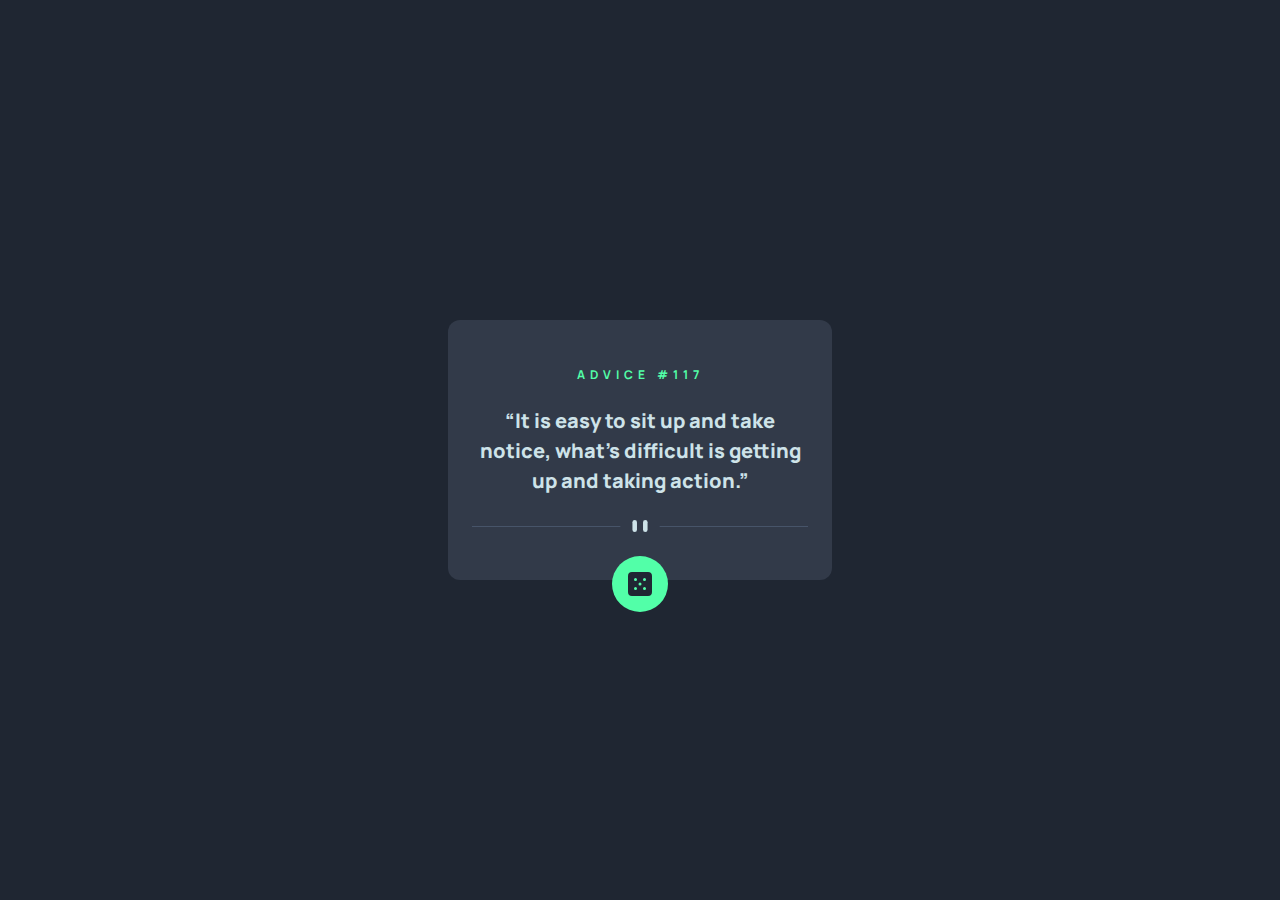
<file: advice-generator-app-main/index.html>
<!DOCTYPE html>
<html lang="en">
  <head>
    <meta charset="UTF-8" />
    <meta name="viewport" content="width=device-width, initial-scale=1.0" />
    <link rel="preconnect" href="https://fonts.googleapis.com" />
    <link rel="preconnect" href="https://fonts.gstatic.com" crossorigin />
    <link
      href="https://fonts.googleapis.com/css2?family=Manrope:wght@200..800&display=swap"
      rel="stylesheet"
    />
    <link
      rel="icon"
      type="image/png"
      sizes="32x32"
      href="./images/favicon-32x32.png"
    />
    <link rel="stylesheet" href="style.css" />
    <title>Frontend Mentor | Advice generator app</title>
  </head>
  <body>
    <main>
      <div class="card">
        
        <h1 class="header">Advice #117</h1>
        <q class="quote"
          >It is easy to sit up and take notice, what's difficult is getting up
          and taking action.</q
        >
        <picture>
          <source
            srcset="images/pattern-divider-mobile.svg"
            media="(max-width:375px)"
            alt="pattern divider"
          />
          <img src="images/pattern-divider-desktop.svg" alt="pattern divider" />
        </picture>
        <picture class="dice">
          <img src="images/icon-dice.svg" alt="dice image" />
        </picture>
      </div>
    </main>
  </body>
</html>
</file>
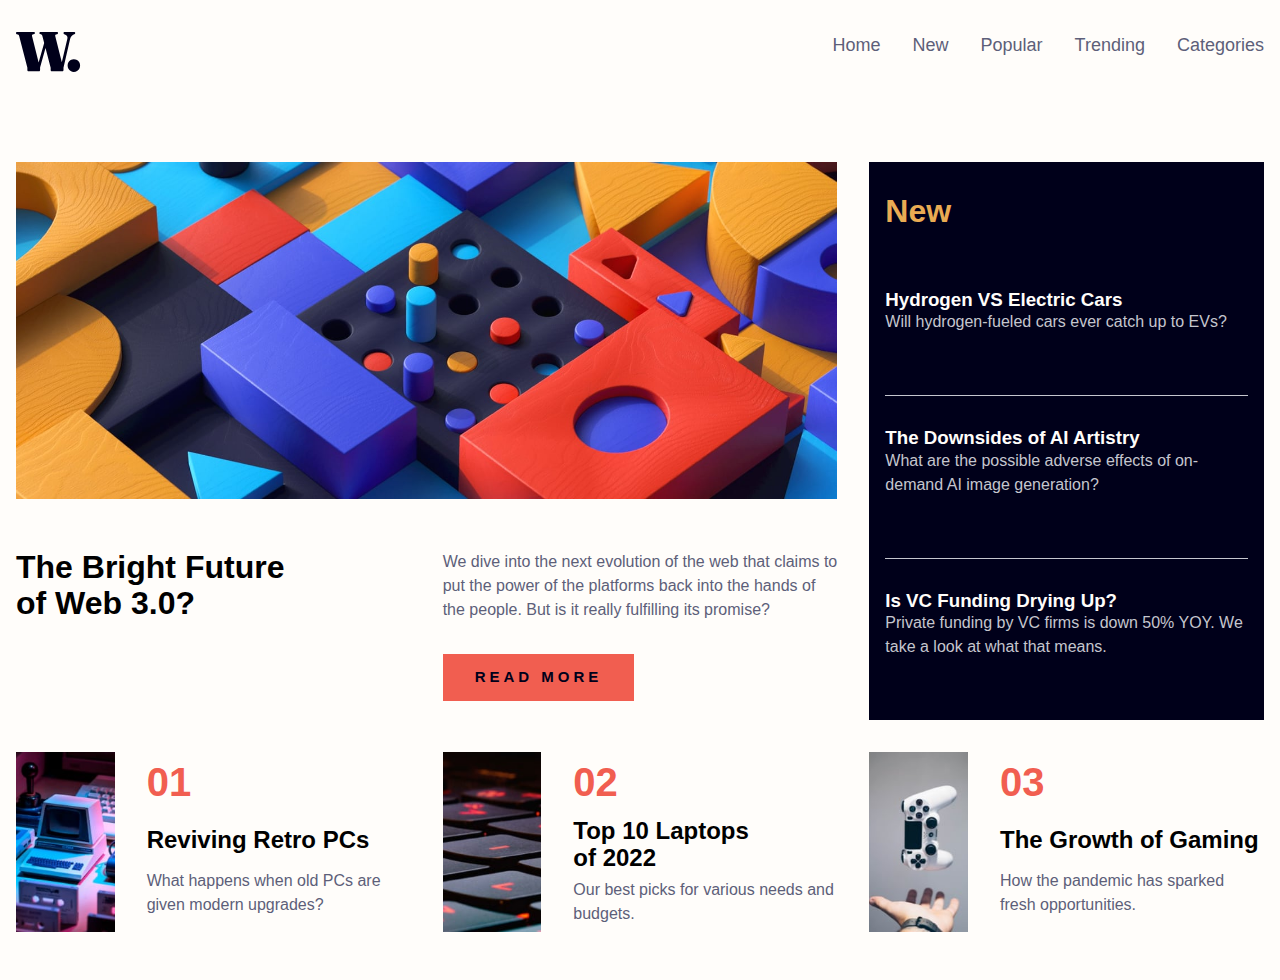
<file: news-homepage-main/index.html>
<!DOCTYPE html>
<html lang="en">
  <head>
    <meta charset="UTF-8" />
    <meta name="viewport" content="width=device-width, initial-scale=1.0" />
    <link
      rel="icon"
      type="image/png"
      sizes="32x32"
      href="./assets/images/favicon-32x32.png"
    />
    <link rel="stylesheet" href="style.css" />
    <script src="app.js" defer></script>
    <title>Frontend Mentor | News homepage</title>
  </head>
  <body>
    <header>
      <nav>
        <img src="./assets/images/logo.svg" class="logo" />
        <ul class="nav-list">
          <li><a href="#">Home</a></li>
          <li><a href="#">New</a></li>
          <li><a href="#">Popular</a></li>
          <li><a href="#">Trending</a></li>
          <li><a href="#">Categories</a></li>
        </ul>

        <img src="./assets/images/icon-menu.svg" class="hamburger-menu" />
        <img src="./assets/images/icon-menu-close.svg" class="close-menu" />
        <div class="nav-overlay"></div>
      </nav>
    </header>

    <main>
      <picture class="hero-img">
        <source
          srcset="./assets/images/image-web-3-mobile.jpg"
          media="(max-width: 40rem)"
        />
        <img src="./assets/images/image-web-3-desktop.jpg" />
      </picture>

      <h1>The Bright Future of Web 3.0?</h1>
      <article class="main-content">
        <p>
          We dive into the next evolution of the web that claims to put the
          power of the platforms back into the hands of the people. But is it
          really fulfilling its promise?
        </p>
        <a href="#" class="cta">Read more</a>
      </article>

      <aside>
        <h2>New</h2>

        <div>
          <h3>Hydrogen VS Electric Cars</h3>
          <p>Will hydrogen-fueled cars ever catch up to EVs?</p>
        </div>

        <div>
          <h3>The Downsides of AI Artistry</h3>
          <p>
            What are the possible adverse effects of on-demand AI image
            generation?
          </p>
        </div>

        <div>
          <h3>Is VC Funding Drying Up?</h3>
          <p>
            Private funding by VC firms is down 50% YOY. We take a look at what
            that means.
          </p>
        </div>
      </aside>

      <article class="articles">
        <div>
          <img src="./assets/images/image-retro-pcs.jpg" alt="computer image" />
          <div class="content">
            <span>01</span>
            <h4>Reviving Retro PCs</h4>
            <p>What happens when old PCs are given modern upgrades?</p>
          </div>
        </div>
        <div>
          <img
            src="./assets/images/image-top-laptops.jpg"
            alt="keyboard image"
          />
          <div class="content">
            <span>02</span>
            <h4>Top 10 Laptops of 2022</h4>
            <p>Our best picks for various needs and budgets.</p>
          </div>
        </div>
        <div>
          <img
            src="./assets/images/image-gaming-growth.jpg"
            alt="gaming joystick image"
          />
          <div class="content">
            <span>03</span>
            <h4>The Growth of Gaming</h4>
            <p>How the pandemic has sparked fresh opportunities.</p>
          </div>
        </div>
      </article>
    </main>
  </body>
</html>
</file>
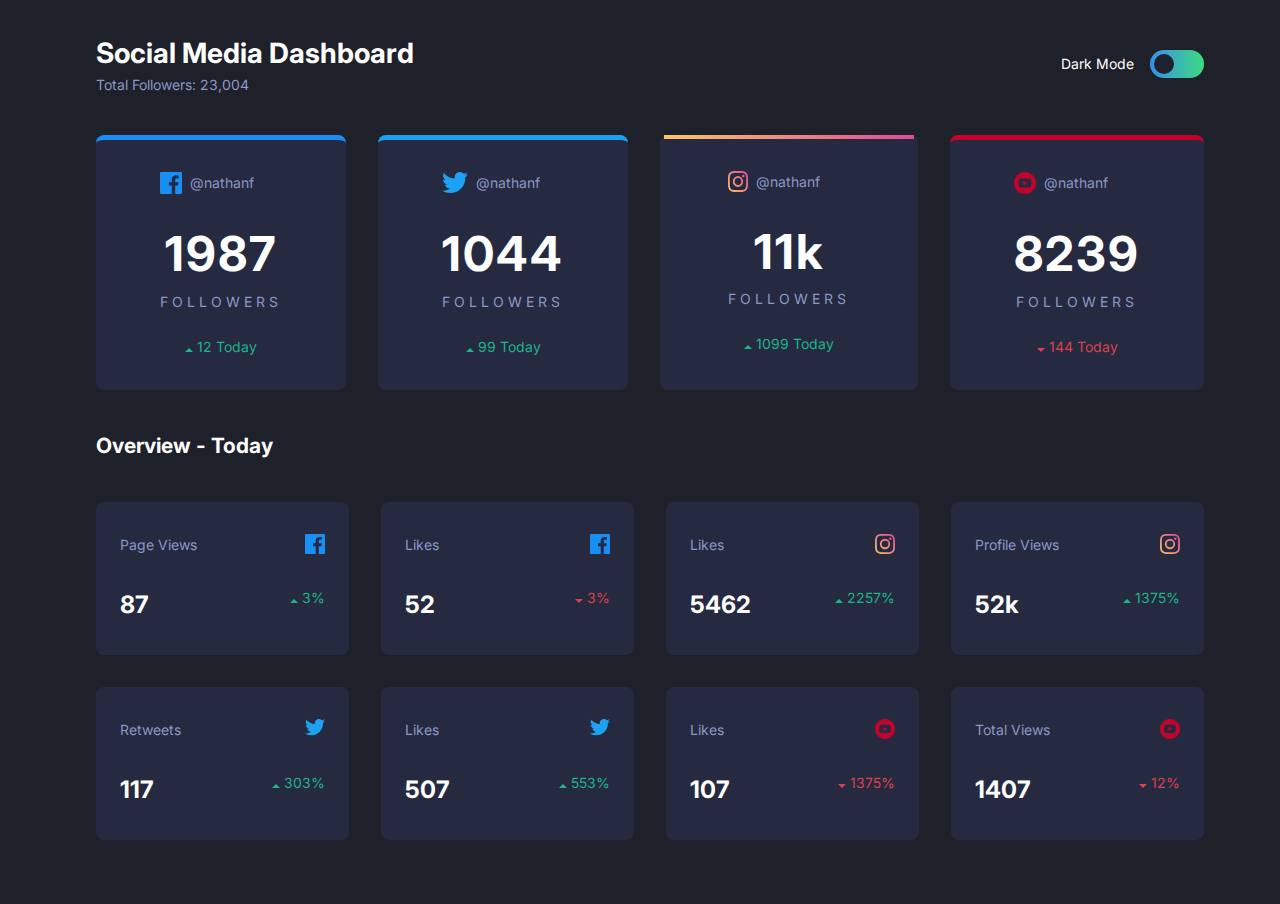
<file: social-media-dashboard-with-theme-switcher-master/index.html>
<!DOCTYPE html>
<html lang="en">
  <head>
    <meta charset="UTF-8" />
    <meta name="viewport" content="width=device-width, initial-scale=1.0" />
    <link
      rel="icon"
      type="image/png"
      sizes="32x32"
      href="./images/favicon-32x32.png"
    />
    <link rel="stylesheet" href="style.css" />
    <script src="app.js" defer></script>
    <title>Frontend Mentor | [Challenge Name Here]</title>
  </head>
  <body>
    <main>
      <div class="card__header">
        <div class="header__info">
          <h1>Social Media Dashboard</h1>
          <p class="subheader">Total Followers: 23,004</p>
        </div>
        <div class="button">
          <span class="dark-mode">Dark Mode</span>
          <div class="toggle">
            <label class="switch" id="checkbox">
              <input type="checkbox" class="checkbox" id="checkbox"/>
              <span class="slider"></span>
            </label>
          </div>
        </div>
      </div>

      <div class="card_box">
        <div class="card">
          <div class="card__data">
            <img src="./images/icon-facebook.svg" alt="" />
            <span>@nathanf</span>
          </div>
          <div class="followers">
            <p>1987</p>
            <p>Followers</p>
          </div>
          <span><img src="./images/icon-up.svg" alt="" />12 Today</span>
        </div>
        <div class="card">
          <div class="card__data">
            <img src="./images/icon-twitter.svg" alt="" />
            <span>@nathanf</span>
          </div>
          <div class="followers">
            <p>1044</p>
            <p>Followers</p>
          </div>
          <span><img src="./images/icon-up.svg" alt="" />99 Today</span>
        </div>
        <div class="card">
          <div class="card__data">
            <img src="./images/icon-instagram.svg" alt="" />
            <span>@nathanf</span>
          </div>
          <div class="followers">
            <p>11k</p>
            <p>Followers</p>
          </div>
          <span><img src="./images/icon-up.svg" alt="" />1099 Today</span>
        </div>
        <div class="card">
          <div class="card__data">
            <img src="./images/icon-youtube.svg" alt="" />
            <span>@nathanf</span>
          </div>
          <div class="followers">
            <p>8239</p>
            <p>Followers</p>
          </div>
          <span><img src="./images/icon-down.svg" alt="" />144 Today</span>
        </div>
      </div>

      <h2>Overview - Today</h2>

      <div class="stat_box">
        <div class="stat">
          <p>Page Views</p>
          <img src="./images/icon-facebook.svg" alt="" />
          <p>87</p>
          <span><img src="./images/icon-up.svg" alt="" />3%</span>
        </div>

        <div class="stat">
          <p>Likes</p>
          <img src="./images/icon-facebook.svg" alt="" />
          <p>52</p>
          <span><img src="./images/icon-down.svg" alt="" />3%</span>
        </div>

        <div class="stat">
          <p>Likes</p>
          <img src="./images/icon-instagram.svg" alt="" />
          <p>5462</p>
          <span><img src="./images/icon-up.svg" alt="" />2257%</span>
        </div>

        <div class="stat">
          <p>Profile Views</p>
          <img src="./images/icon-instagram.svg" alt="" />
          <p>52k</p>
          <span><img src="./images/icon-up.svg" alt="" />1375%</span>
        </div>

        <div class="stat">
          <p>Retweets</p>
          <img src="./images/icon-twitter.svg" alt="" />
          <p>117</p>
          <span><img src="./images/icon-up.svg" alt="" />303%</span>
        </div>

        <div class="stat">
          <p>Likes</p>
          <img src="./images/icon-twitter.svg" alt="" />
          <p>507</p>
          <span><img src="./images/icon-up.svg" alt="" />553%</span>
        </div>

        <div class="stat">
          <p>Likes</p>
          <img src="./images/icon-youtube.svg" alt="" />
          <p>107</p>
          <span><img src="./images/icon-down.svg" alt="" />1375%</span>
        </div>

        <div class="stat">
          <p>Total Views</p>
          <img src="./images/icon-youtube.svg" alt="" />
          <p>1407</p>
          <span><img src="./images/icon-down.svg" alt="" />12%</span>
        </div>
      </div>
    </main>
  </body>
</html>
</file>
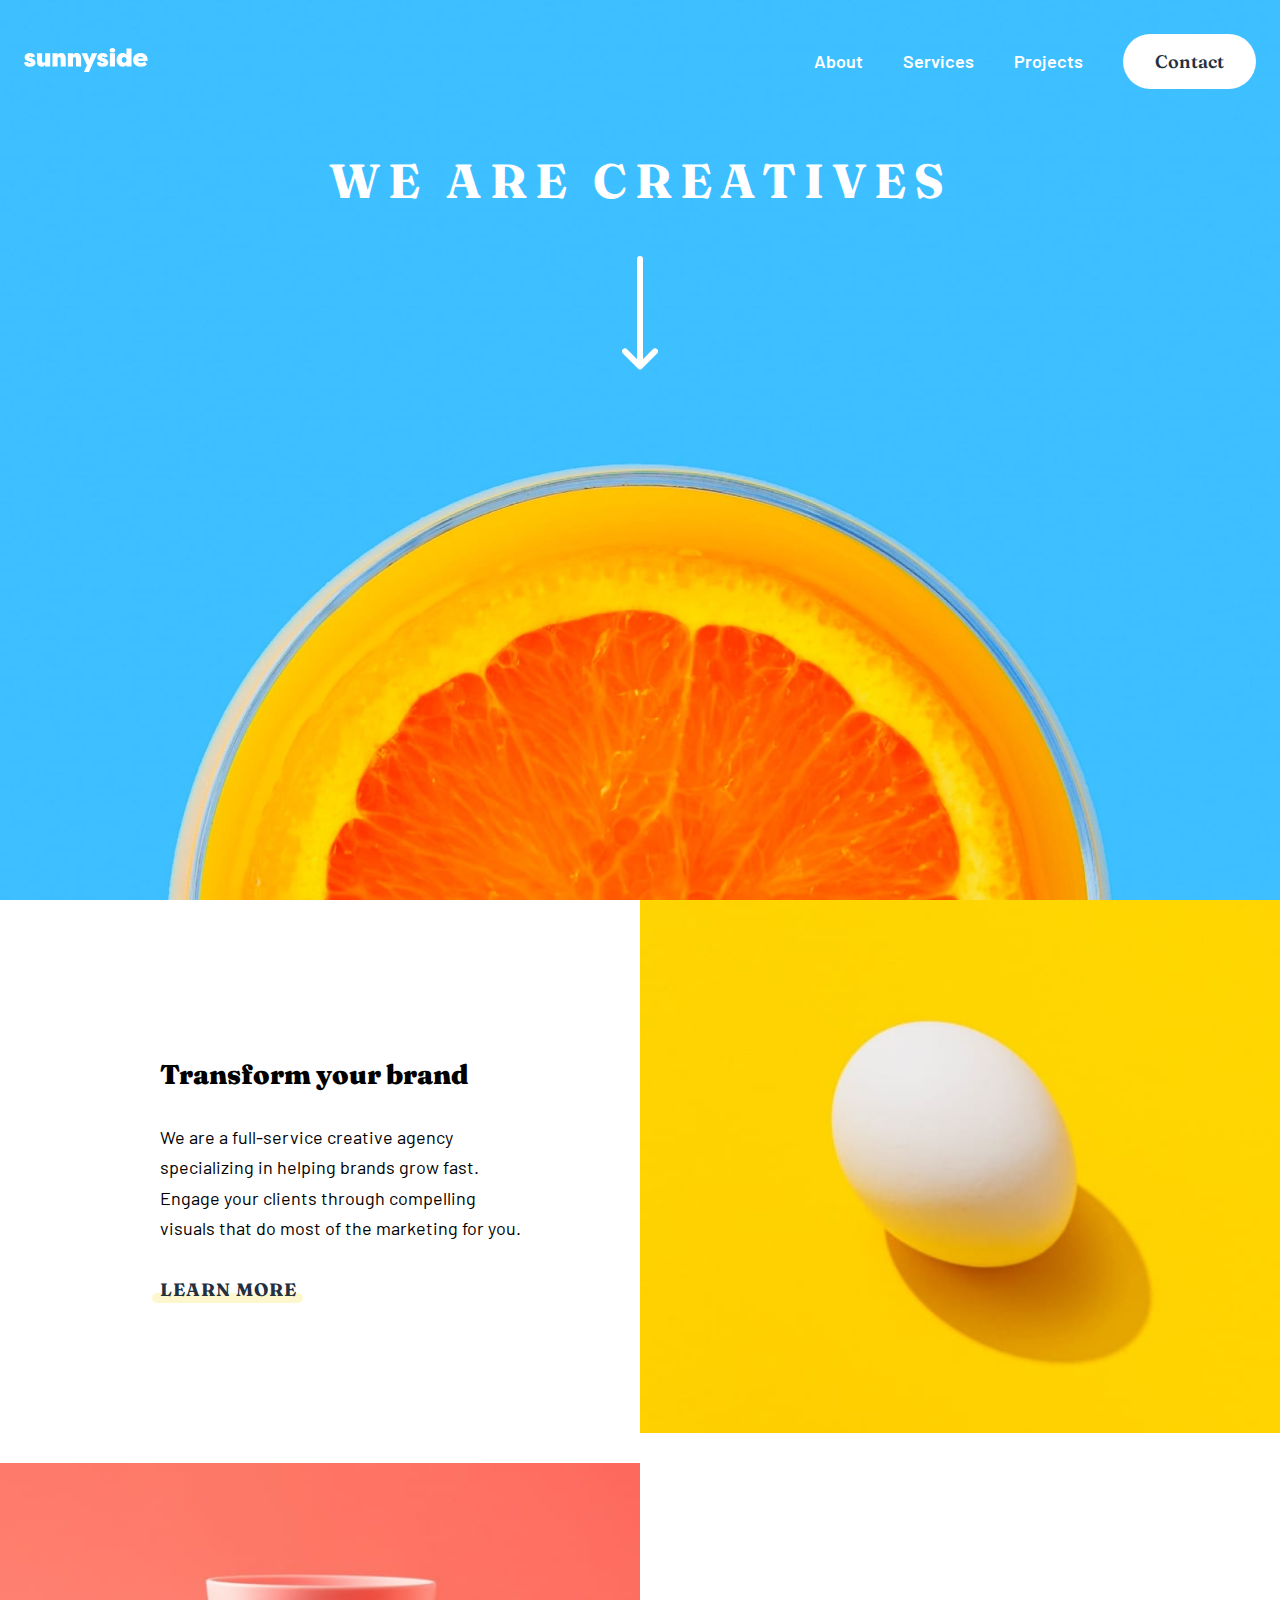
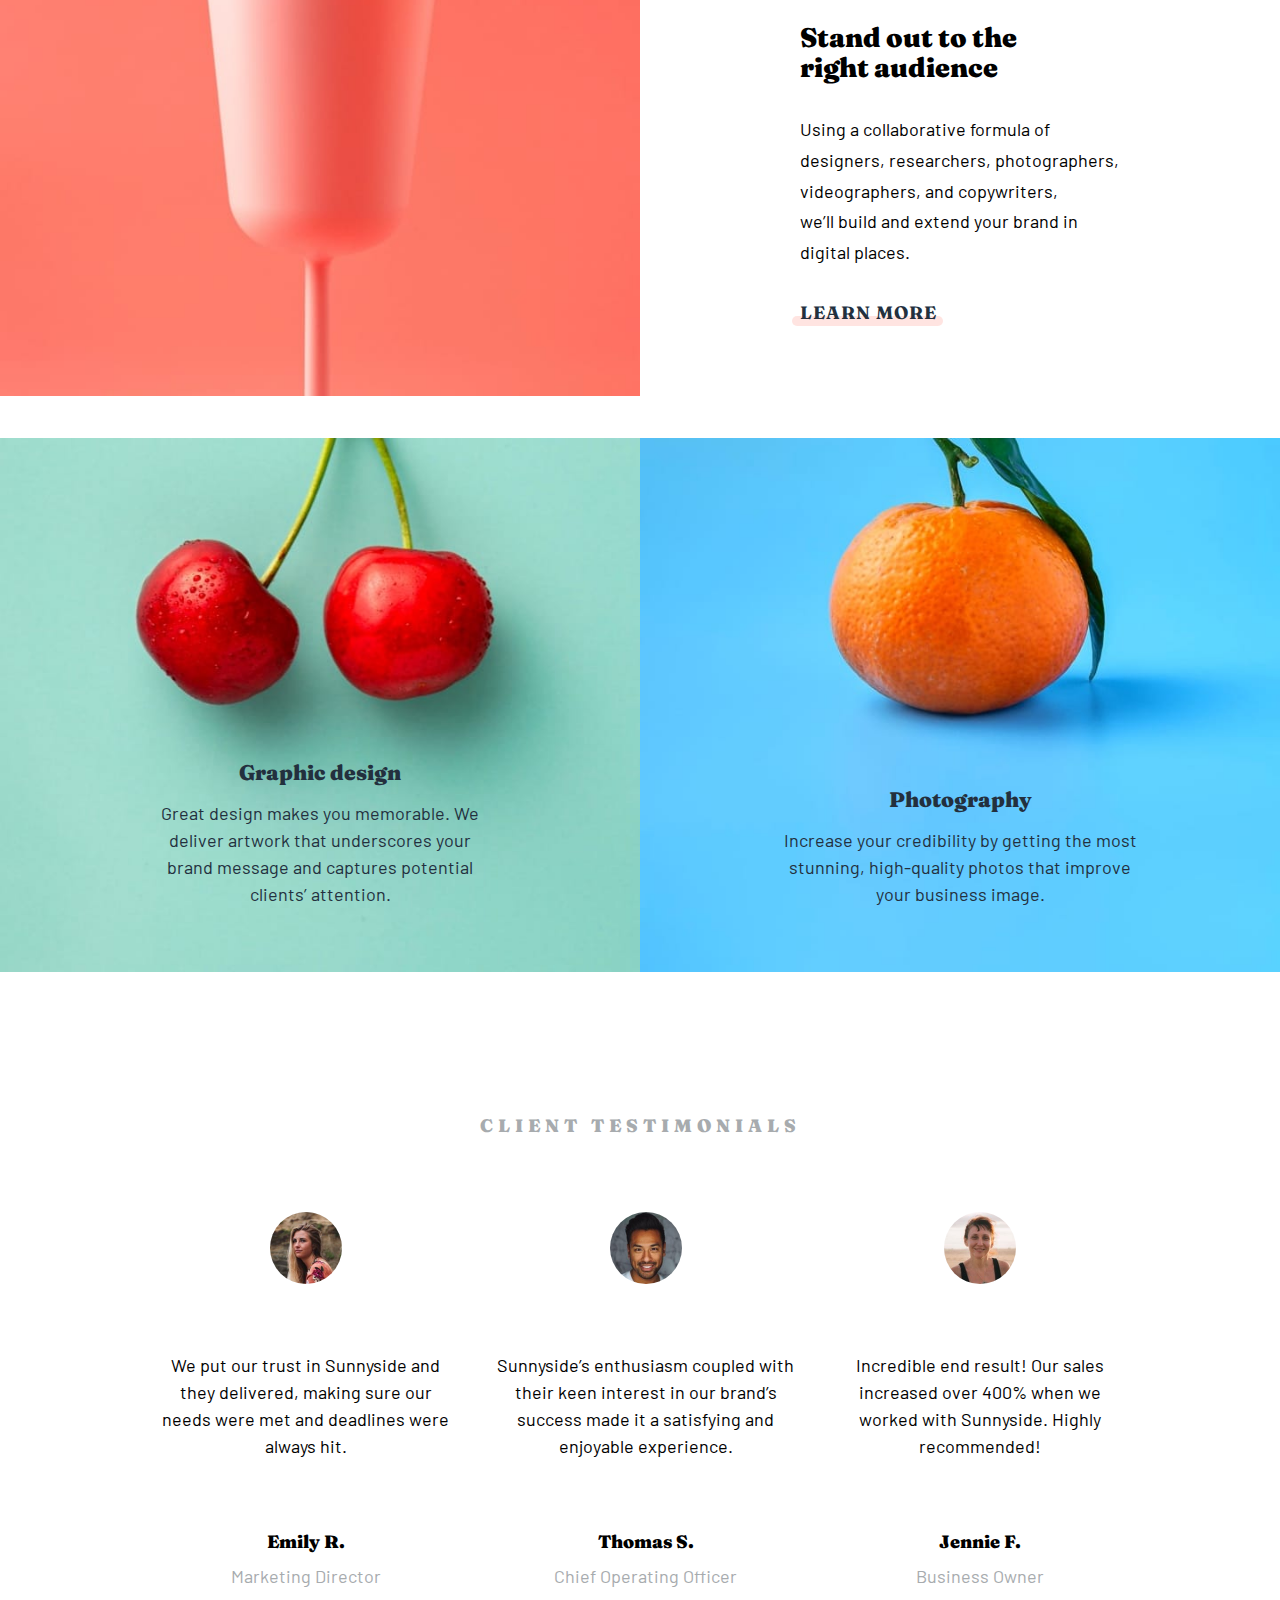
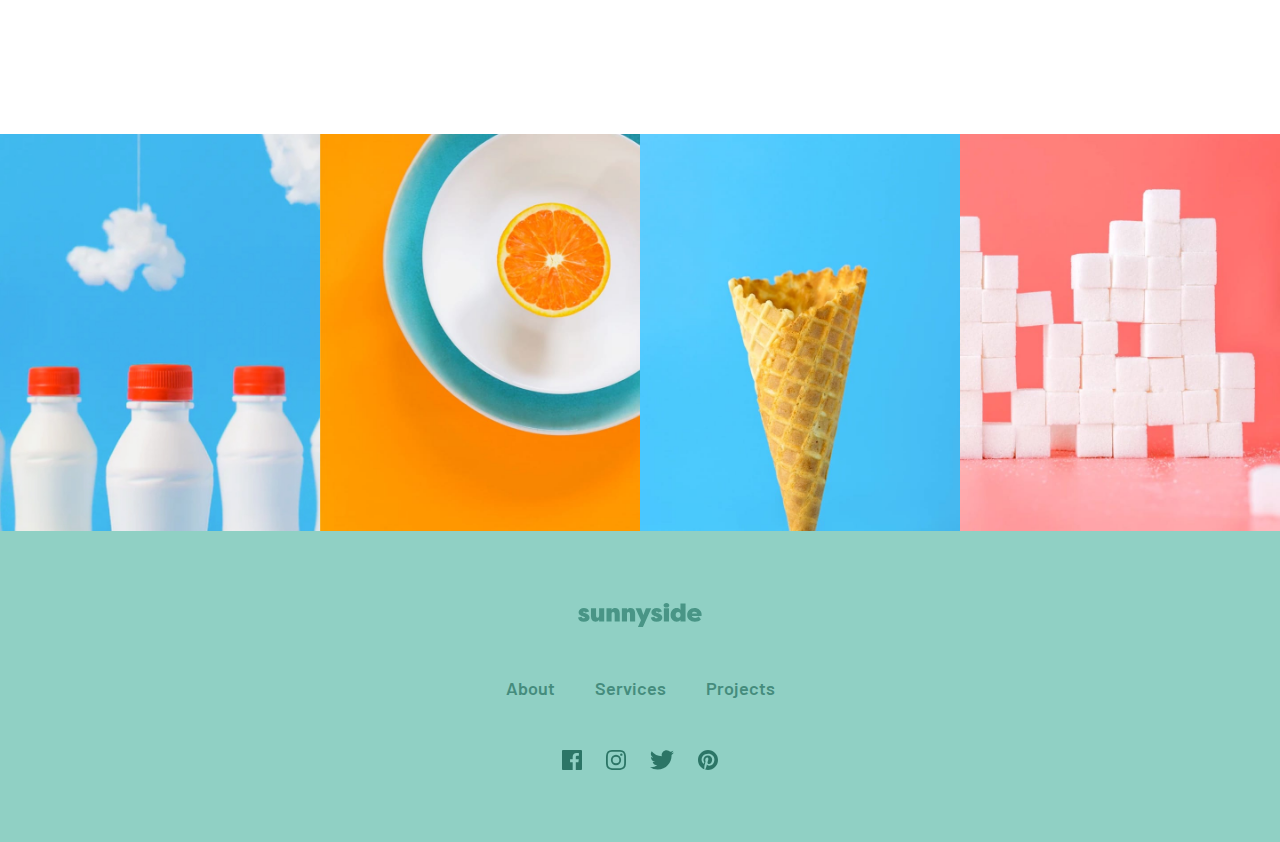
<file: sunnyside-agency-landing-page-main/index.html>
<!DOCTYPE html>
<html lang="en">
  <head>
    <meta charset="UTF-8" />
    <meta name="viewport" content="width=device-width, initial-scale=1.0" />
    <link
      rel="icon"
      type="image/png"
      sizes="32x32"
      href="./images/favicon-32x32.png"
    />
    <link rel="preconnect" href="https://fonts.googleapis.com" />
    <link rel="preconnect" href="https://fonts.gstatic.com" crossorigin />
    <link
      href="https://fonts.googleapis.com/css2?family=Barlow:ital,wght@0,100;0,200;0,300;0,400;0,500;0,600;0,700;0,800;0,900;1,100;1,200;1,300;1,400;1,500;1,600;1,700;1,800;1,900&family=Fraunces:ital,opsz,wght@0,9..144,100..900;1,9..144,100..900&display=swap"
      rel="stylesheet"
    />
    <link rel="stylesheet" href="style.css" />
    <script src="app.js" defer></script>
    <title>Frontend Mentor | Sunnyside agency landing page</title>
  </head>
  <body>
    <header>
      <nav>
        <a href="#"><img src="images/logo.svg" class="logo" /></a>
        <div class="hamburger_menu">
          <img src="./images/icon-hamburger.svg" alt="" class="menu" />
          <ul class="hamburger_links">
            <li><a href="#">About</a></li>
            <li><a href="#">Services</a></li>
            <li><a href="#">Projects</a></li>
            <li><a href="#" class="hamburger-cta">Contact</a></li>
          </ul>
        </div>
        <ul class="nav_links">
          <li><a href="#">About</a></li>
          <li><a href="#">Services</a></li>
          <li><a href="#">Projects</a></li>
          <li><a href="#" class="btn-cta">Contact</a></li>
        </ul>
      </nav>
      <div class="grid-flow">
        <h1>We are creatives</h1>
        <img src="./images/icon-arrow-down.svg" alt="" class="arrow-down" />
      </div>
    </header>

    <main>
      <section class="section-transform">
        <div>
          <picture>
            <source
              srcset="./images/desktop/image-transform.jpg"
              media="(min-width:24rem)"
            />
            <img src="./images/mobile/image-transform.jpg" alt="" />
          </picture>
        </div>
        <div class="transform-content">
          <h2>Transform your brand</h2>
          <p>
            We are a full-service creative agency specializing in helping brands
            grow fast. Engage your clients through compelling visuals that do
            most of the marketing for you.
          </p>
          <a href="#" class="link transform_link">Learn more</a>
        </div>
      </section>

      <section class="section-stand">
        <div>
          <picture>
            <source
              srcset="./images/desktop/image-stand-out.jpg"
              media="(min-width:24rem)"
            />
            <img src="./images/mobile/image-stand-out.jpg" alt="" />
          </picture>
        </div>

        <div class="stand-content">
          <h2>Stand out to the right audience</h2>
          <p>
            Using a collaborative formula of designers, researchers,
            photographers, videographers, and copywriters, we’ll build and
            extend your brand in digital places.
          </p>
          <a href="#" class="link stand_link">Learn more</a>
        </div>
      </section>

      <section class="section-design">
        <div class="design-block">
          <picture class="design-img">
            <source
              srcset="./images/desktop/image-graphic-design.jpg"
              media="(min-width:24rem)"
            />
            <img src="./images/mobile/image-graphic-design.jpg" alt="" />
          </picture>
          <div class="design-content">
            <h3>Graphic design</h3>
            <p>
              Great design makes you memorable. We deliver artwork that
              underscores your brand message and captures potential clients’
              attention.
            </p>
          </div>
        </div>

        <div class="photo-block">
          <picture class="photo-img">
            <source
              srcset="./images/desktop/image-photography.jpg"
              media="(min-width:24rem)"
            />
            <img src="./images/mobile/image-photography.jpg" alt="" />
          </picture>
          <div class="photo-content">
            <h3>Photography</h3>
            <p>
              Increase your credibility by getting the most stunning,
              high-quality photos that improve your business image.
            </p>
          </div>
        </div>
      </section>

      <section class="section-testimonials">
        <h4>Client testimonials</h4>
        <div class="testimonials">
          <div class="client-data">
            <img src="./images/image-emily.jpg" alt="" class="client" />
            <p>
              We put our trust in Sunnyside and they delivered, making sure our
              needs were met and deadlines were always hit.
            </p>
            <div class="author-block">
              <p class="author">Emily R.</p>
              <span>Marketing Director</span>
            </div>
          </div>
          <div class="client-data">
            <img src="./images/image-thomas.jpg" alt="" class="client" />
            <p>
              Sunnyside’s enthusiasm coupled with their keen interest in our
              brand’s success made it a satisfying and enjoyable experience.
            </p>
            <div class="author-block">
              <p class="author">Thomas S.</p>
              <span>Chief Operating Officer</span>
            </div>
          </div>
          <div class="client-data">
            <img src="./images/image-jennie.jpg" alt="" class="client" />
            <p>
              Incredible end result! Our sales increased over 400% when we
              worked with Sunnyside. Highly recommended!
            </p>
            <div class="author-block">
              <p class="author">Jennie F.</p>
              <span>Business Owner</span>
            </div>
          </div>
        </div>
      </section>

      <section class="section-samples">
        <picture>
          <source
            srcset="./images/desktop/image-gallery-milkbottles.jpg"
            media="(min-width:24rem)"
          />
          <img src="./images/mobile/image-gallery-milkbottles.jpg" alt="" />
        </picture>

        <picture>
          <source
            srcset="./images/desktop/image-gallery-orange.jpg"
            media="(min-width:24rem)"
          />
          <img src="./images/mobile/image-gallery-orange.jpg" alt="" />
        </picture>

        <picture>
          <source
            srcset="./images/desktop/image-gallery-cone.jpg"
            media="(min-width:24rem)"
          />
          <img src="./images/mobile/image-gallery-cone.jpg" alt="" />
        </picture>

        <picture>
          <source
            srcset="./images/desktop/image-gallery-sugarcubes.jpg"
            media="(min-width:24rem)"
          />
          <img src="./images/mobile/image-gallery-sugar-cubes.jpg" alt="" />
        </picture>
      </section>
    </main>

    <footer>
      <img src="images/logo.svg" class="logo footer-logo" />
      <ul class="footer-links">
        <li><a href="#">About</a></li>
        <li><a href="#">Services</a></li>
        <li><a href="#">Projects</a></li>
      </ul>
      <div class="social-icons">
        <img src="./images/icon-facebook.svg" alt="" />
        <img src="./images/icon-instagram.svg" alt="" />
        <img src="./images/icon-twitter.svg" alt="" />
        <img src="./images/icon-pinterest.svg" alt="" />
      </div>
    </footer>
  </body>
</html>
</file>
<file: advice-generator-app-main/style.css>
:root {
  --clr-cyan: hsl(193, 38%, 86%);
  --clr-green: hsl(150, 100%, 66%);

  --clr-neutral-100: hsl(0, 0%, 100%);
  --clr-neutral-600: hsl(217, 19%, 38%);
  --clr-neutral-700: hsl(217, 19%, 24%);
  --clr-neutral-800: hsl(218, 23%, 16%);
  --clr-neutral-900: hsl(0, 0%, 0%);

  --ff-base: Manrope, sans-serif;
  --fw-bold: 800;
  --fs-400: 0.75rem;
  --fs-500: 1rem;
  --fs-600: 1.25rem;
  --fs-700: 1.5rem;
  --fs-800: 1.75rem;
  --fs-900: 2rem;
}

@layer reset {
  *,
  *::before,
  *::after {
    box-sizing: border-box;
  }

  * {
    margin: 0;
  }

  body {
    min-height: 100dvh;
    line-height: 1.5;
  }

  img,
  picture,
  video,
  canvas,
  svg {
    display: block;
    max-width: 100%;
  }

  input,
  button,
  textarea,
  select {
    font: inherit;
  }

  h1,
  h2,
  h3,
  h4,
  button,
  input,
  label {
    line-height: 1.1;
  }

  p,
  h1,
  h2,
  h3,
  h4,
  h5,
  h6 {
    overflow-wrap: break-word;
  }

  p {
    text-wrap: pretty;
  }

  h1,
  h2,
  h3,
  h4,
  h5,
  h6 {
    text-wrap: balance;
  }
}

@layer layout {
  body {
    display: grid;
    place-items: center;
    font-family: var(--ff-base);
    background-color: var(--clr-neutral-800);
  }

  .card {
    max-width: 18.5rem;
    position: relative;
    background-color: var(--clr-neutral-700);
    margin-inline: 1.5rem;
    padding: 3rem 1.5rem;
    border-radius: 0.75rem;
    text-align: center;
    display: grid;
    place-items: center;
    gap: 1.5rem;
  }

  .header {
    text-transform: uppercase;
    color: var(--clr-green);
    font-size: var(--fs-400);
    letter-spacing: 5px;
  }

  .quote {
    font-size: var(--fs-800);
    font-weight: var(--fw-bold);
    color: var(--clr-cyan);
    font-size: var(--fs-600);
  }

  .dice {
    display: grid;
    place-items: center;
    border-radius: 50%;
    background-color: var(--clr-green);
    height: 4rem;
    width: 4rem;
    position: absolute;
    bottom: 0%;
    transform: translateY(2rem);
  }

  .dice:hover {
    box-shadow: 0 0 30px 10px hsla(150, 100%, 66%, 0.5);
  }

  .dice > img {
    height: 1.5rem;
    width: 1.5rem;
  }

  @media (width> 384px) {
    .card {
      max-width: 24rem;
    }

    .dice {
      height: 3.5rem;
      width: 3.5rem;
    }
  }
}
</file>
<file: news-homepage-main/style.css>
@font-face {
  font-family: 'Inter', sans-serif;
  src: local('Inter') url(./assets/fonts/static/Inter-Regular.ttf);
  font-weight: normal;
}

@font-face {
  font-family: 'Inter', sans-serif;
  src: local('Inter') url(./assets/fonts/static/Inter-Bold.ttf);
  font-weight: bold;
}

@font-face {
  font-family: 'Inter', sans-serif;
  src: local('Inter') url(./assets/fonts/static/Inter-ExtraBold.ttf);
  font-weight: bolder;
}

:root {
  --orange: hsl(35, 77%, 62%);
  --red: hsl(5, 85%, 63%);
  --clr-neutral-200: hsl(36, 100%, 99%);
  --clr-neutral-300: hsl(233, 8%, 79%);
  --clr-neutral-500: hsl(236, 13%, 42%);
  --clr-neutral-800: hsl(240, 100%, 5%);

  --ff-base: 'Inter', sans-serif;
  --fs-400: 0.9375rem;
  --fs-500: 1.5rem;
  --fs-700: 2rem;
  --fs-800: 2.5rem;
  --fw-reg: 400;
  --fw-semibold: 700;
  --fw-bold: 800;
}

@layer reset {
  *,
  *::before,
  *::after {
    box-sizing: border-box;
  }

  * {
    margin: 0;
    padding: 0;
  }

  ul,
  ol {
    list-style: none;
  }

  body {
    min-height: 100vh;
    line-height: 1.5;
  }

  h1,
  h2,
  h3,
  h4,
  button,
  input,
  label {
    line-height: 1.1;
  }

  h1,
  h2,
  h3,
  h4 {
    text-wrap: balance;
  }

  img,
  picture {
    max-width: 100%;
    display: block;
  }

  a:link,
  a:visited {
    text-decoration: none;
  }
}

@layer layout {
  body {
    display: grid;
    background-color: var(--clr-neutral-200);
    font-family: var(--ff-base);
    margin: 2rem 1rem 3rem;
  }

  main {
    display: grid;
    gap: 2rem;

    @media (width > 40rem) {
      grid-template-columns: repeat(3, 1fr);
    }
  }

  header {
    margin-bottom: 2rem;
  }

  nav {
    display: flex;
    justify-content: space-between;
  }

  .nav-list {
    display: flex;
    gap: 2rem;

    li > a {
      color: var(--clr-neutral-500);
      font-size: 1.125rem;
    }

    @media (width>=40rem) {
      display: flex;
    }

    @media (width<40rem) {
      flex-direction: column;
      background-color: var(--clr-neutral-200);
      justify-content: flex-start;
      padding: 8rem 2rem 2rem;
      min-height: 100vh;
      width: 70%;
      position: fixed;
      top: 0;
      right: 0;
      opacity: 0;
      visibility: hidden;
      transform: translateX(100%);
      z-index: 1000;
    }
    transition: transform 0.5s ease-in-out, opacity 0.5s ease-in-out,
      visibility 0.5s;

    &:hover {
      color: var(--red);
    }

    transition: all 0.3s ease-in-out;
  }

  .nav-list.active {
    @media (width<40rem) {
      opacity: 1;
      visibility: visible;
      transform: translateX(0);
    }
  }

  .nav-overlay {
    display: none;

    @media (width<40rem) {
      display: none;
      position: fixed;
      top: 0;
      left: 0;
      width: 100%;
      height: 100%;
      background-color: hsla(0, 0%, 0%, 0.5);
      z-index: 999;
    }

    &.active {
      display: block;
    }
  }

  .hamburger-menu,
  .close-menu {
    cursor: pointer;
    display: none;

    @media (width<40rem) {
      display: block;
    }
  }

  .close-menu {
    position: fixed;
    top: 2rem;
    right: 1.5rem;
    z-index: 1001;
    display: none;

    &.active {
      display: block;
    }
  }

  .hamburger-menu {
    @media (width > 40rem) {
      display: none;
    }
  }

  .hero-img {
    @media (width > 40rem) {
      grid-column: span 2;
    }
  }

  h1 {
    font-size: var(--fs-700);
    font-weight: var(--fw-bold);
    margin-bottom: 2rem;
    @media (width > 40rem) {
      grid-column: 1/2;
    }
  }

  .main-content {
    p {
      color: var(--clr-neutral-500);
      margin-bottom: 2rem;
    }
  }

  .cta {
    display: inline-block;
    background-color: var(--red);
    color: var(--clr-neutral-800);
    padding: 0.75rem 2rem;
    font-size: var(--fs-400);
    font-weight: var(--fw-semibold);
    letter-spacing: 4px;
    text-transform: uppercase;
  }

  aside {
    background-color: var(--clr-neutral-800);
    padding: 2rem 1rem;
    display: grid;
    gap: 2rem;
    @media (width>40rem) {
      grid-row: 1/3;
      grid-column: 3/4;
    }

    p {
      color: var(--clr-neutral-300);
    }

    > :nth-child(2) {
      border-bottom: 1px solid var(--clr-neutral-300);
      padding-bottom: 2rem;
    }
    > :nth-child(3) {
      border-bottom: 1px solid var(--clr-neutral-300);
      padding-bottom: 2rem;
    }
  }

  h2 {
    color: var(--orange);
    font-size: var(--fs-700);
  }
  h3 {
    color: var(--clr-neutral-200);
  }

  .articles {
    display: grid;
    gap: 2rem;
    @media (width > 40rem) {
      grid-column: 1 / -1;
      grid-template-columns: 1fr 1fr 1fr;
    }

    > :nth-child(1),
    > :nth-child(2),
    > :nth-child(3) {
      display: flex;
      gap: 2rem;
    }

    > div > img {
      aspect-ratio: 1 / 1.25;
      object-fit: cover;
      width: 25%;
    }
  }

  .content {
    display: grid;
    span {
      color: var(--red);
      font-size: var(--fs-800);
      font-weight: var(--fw-semibold);
    }

    h4 {
      font-size: var(--fs-500);
    }
    p {
      color: var(--clr-neutral-500);
    }
  }
}
</file>
<file: social-media-dashboard-with-theme-switcher-master/style.css>
@import url('https://fonts.googleapis.com/css2?family=Inter:ital,opsz,wght@0,14..32,100..900;1,14..32,100..900&display=swap');

:root {
  --lime-green: hsl(163, 72%, 41%);
  --bright-red: hsl(356, 69%, 56%);
  --clr-facebook: hsl(208, 92%, 53%);
  --clr-twitter: hsl(203, 89%, 53%);
  --clr-instagram: linear-gradient(
      to right,
      hsl(37, 97%, 70%),
      hsl(329, 70%, 58%)
    )
    1 0 0 0;
  --clr-youtube: hsl(348, 97%, 39%);
  --toggle-linear-gradient: linear-gradient(
    to right,
    hsl(210, 78%, 56%),
    hsl(146, 68%, 55%)
  );

  --toggle: hsl(230, 22%, 74%);
  --very-dark-blue-bg: hsl(230, 17%, 14%);
  --very-dark-blue-bg-p: hsl(232, 19%, 15%);
  --card-bg: hsl(228, 28%, 20%);
  --card-hover: hsl(228, 28%, 28%);
  --card-hover-light: hsl(228, 49%, 86%);
  --text-blue: hsl(228, 34%, 66%);
  --white: hsl(0, 0%, 100%);
  -pale-blue-top-bg: hsl(225, 100%, 98%);
  --light-grayish-blue-card-bg: hsl(227, 47%, 96%);
  --dark-grayish-blue-text: hsl(228, 12%, 44%);
  --very-dark-blue-text: hsl(230, 17%, 14%);

  --fw-reg: 400;
  --fw-bold: 700;
  --fs-400: 0.875rem;
  --fs-600: 1.5rem;
  --fs-700: 2rem;
  --fs-800: 3rem;
  --ff-base: 'Inter', sans-serif;
}

@layer reset {
  *,
  *::before,
  *::after {
    box-sizing: border-box;
  }

  * {
    margin: 0;
  }

  body {
    line-height: 1.5;
    min-height: 100dvh;
    min-height: 100vh;
  }

  input,
  button,
  textarea,
  select {
    font: inherit;
  }

  p,
  h1,
  h2,
  h3,
  h4,
  h5,
  h6 {
    overflow-wrap: break-word;
  }

  p {
    text-wrap: pretty;
  }
  h1,
  h2,
  h3,
  h4,
  h5,
  h6 {
    text-wrap: balance;
  }
}

@layer layout {
  body {
    font-family: var(--ff-base);
    font-size: var(--fs-400);
    background-color: var(--very-dark-blue-bg);
    color: var(--white);
  }

  main {
    display: grid;
    gap: 2.5rem;
    padding: 2rem 6rem 4rem 6rem;
  }

  .card__header {
    display: flex;
    justify-content: space-between;
  }

  .subheader {
    color: var(--text-blue);
  }

  .button {
    display: flex;
    gap: 1rem;
    align-items: center;
  }

  .switch {
    position: relative;
    display: inline-block;
    height: 28px;
    width: 54px;
  }

  .switch input {
    opacity: 0;
    width: 0;
    height: 0;
  }

  .slider {
    position: absolute;
    inset: 0;
    background: linear-gradient(
      to right,
      hsl(210, 78%, 56%),
      hsl(146, 68%, 55%)
    );
    border-radius: 100vw;
    cursor: pointer;
    transition: 0.4s;
  }

  .slider::before {
    position: absolute;
    content: '';
    left: 4px;
    bottom: 4px;
    height: 20px;
    width: 20px;
    background-color: var(--very-dark-blue-bg-p);
    border-radius: 50%;
    transition: 0.4s;
  }

  input:checked + .slider::before {
    transform: translateX(26px);
    background-color: var(--toggle);
  }

  .card_box {
    display: grid;
    grid-template-columns: repeat(4, 1fr);
    gap: 2rem;

    @media (width < 650px) {
      grid-template-columns: 1fr;
    }

    > :nth-child(1) {
      border-top: 5px solid var(--clr-facebook);

      > :first-child {
        color: var(--text-blue);
      }

      > :last-child {
        color: var(--lime-green);
      }
    }
    > :nth-child(2) {
      border-top: 5px solid var(--clr-twitter);

      > :first-child {
        color: var(--text-blue);
      }

      > :last-child {
        color: var(--lime-green);
      }
    }
    > :nth-child(3) {
      border-image: linear-gradient(
          to right,
          hsl(37, 97%, 70%),
          hsl(329, 70%, 58%)
        )
        1 0 0 0;
      border-width: 4px;
      border-style: solid;

      > :first-child {
        color: var(--text-blue);
      }

      > :last-child {
        color: var(--lime-green);
      }
    }
    > :nth-child(4) {
      border-top: 5px solid var(--clr-youtube);

      > :first-child {
        color: var(--text-blue);
      }

      > :last-child {
        color: var(--bright-red);
      }
    }
  }

  .card,
  .stat {
    background-color: var(--card-bg);
    border-radius: 0.5rem;
    cursor: pointer;

    &:hover {
      background-color: var(--card-hover);
    }
  }

  .card {
    display: grid;
    justify-content: center;
    gap: 1.5rem;
    padding: 2rem 4rem;
    text-align: center;

    span > img {
      margin-right: 4px;
    }
  }

  .card__data {
    display: flex;
    gap: 0.5rem;
  }

  .followers {
    display: grid;

    > :nth-child(1) {
      font-size: var(--fs-800);
      font-weight: var(--fw-bold);
      letter-spacing: 2px;
    }

    > :nth-child(2) {
      text-transform: uppercase;
      letter-spacing: 4px;
      color: var(--text-blue);
    }
  }

  .stat_box {
    display: grid;
    grid-template-columns: repeat(4, 1fr);
    gap: 2rem;
    align-items: center;

    * > :nth-child(3) {
      font-size: var(--fs-600);
      font-weight: var(--fw-bold);
    }

    @media (width < 650px) {
      grid-template-columns: 1fr;
    }

    > :nth-child(1) {
      span {
        color: var(--lime-green);
      }
    }

    > :nth-child(2) {
      span {
        color: var(--bright-red);
      }
    }
    > :nth-child(3) {
      span {
        color: var(--lime-green);
      }
    }
    > :nth-child(4) {
      span {
        color: var(--lime-green);
      }
    }
    > :nth-child(5) {
      span {
        color: var(--lime-green);
      }
    }
    > :nth-child(6) {
      span {
        color: var(--lime-green);
      }
    }
    > :nth-child(7) {
      span {
        color: var(--bright-red);
      }
    }
    > :nth-child(8) {
      span {
        color: var(--bright-red);
      }
    }
  }

  .stat {
    display: grid;
    gap: 2rem;
    grid-template-columns: 1fr 1fr;
    padding: 2rem 1.5rem;

    span > img {
      margin-right: 4px;
    }

    > :nth-child(1) {
      color: var(--text-blue);
    }

    > :nth-child(2) {
      justify-self: end;
    }

    > :nth-child(4) {
      justify-self: end;
    }
  }
}
</file>
<file: sunnyside-agency-landing-page-main/style.css>
:root {
  --clr-red: hsl(7, 99%, 70%);
  --clr-yellow: hsl(51, 100%, 49%);
  --clr-blue: hsl(198, 62%, 26%);
  --clr-green-400: hsl(169, 41%, 69%);
  --clr-green-500: hsl(167, 34%, 41%);
  --clr-green-800: hsl(167, 40%, 24%);

  --clr-neutral-100: hsl(0, 100%, 100%);
  --clr-neutral-200: hsl(210, 4%, 67%);
  --clr-neutral-300: hsl(232, 10%, 55%);
  --clr-neutral-700: hsl(213, 9%, 39%);
  --clr-neutral-800: hsl(212, 27%, 19%);

  --ff-base: 'Barlow', sans-serif;
  --ff-accent: 'Fraunces', sans-serif;
  --fs-400: 1.125rem;
  --fs-500: 1.5rem;
  --fs-800: 3rem;
  --fw-reg: 600;
  --fw-semibold: 700;
  --fw-bold: 900;
}

@layer reset {
  *,
  *::before,
  *::after {
    box-sizing: border-box;
  }

  * {
    margin: 0;
    padding: 0;
  }

  body {
    line-height: 1.5;
    min-height: 100dvh;
    -webkit-font-smoothing: antialiased;
  }

  img,
  picture,
  video,
  canvas,
  svg {
    display: block;
    max-width: 100%;
  }

  input,
  button,
  textarea,
  select {
    font: inherit;
  }

  ul,
  ol {
    list-style: none;
  }

  a:link {
    text-decoration: none;
  }

  p,
  h1,
  h2 {
    overflow-wrap: break-word;
  }

  p {
    text-wrap: pretty;
  }

  h1,
  h2 {
    text-wrap: balance;
  }

  h1,
  h2,
  h3,
  h4,
  button,
  input,
  label {
    line-height: 1.1;
  }
}

@layer layout {
  body {
    display: grid;
    font-family: var(--ff-base);
    font-size: var(--fs-400);
    max-inline-size: 100vw;
    margin-inline: auto;
  }

  header {
    padding: 3rem 1.5rem;
    color: var(--clr-neutral-100);
    background-image: url(./images/mobile/image-header.jpg);
    background-size: cover;
    background-repeat: no-repeat;
    background-position: bottom;
    height: 100vh;
    display: flex;
    flex-direction: column;
    gap: 5rem;

    @media (min-width: 60rem) {
      background-image: url(./images/desktop/image-header.jpg);
    }
  }

  nav {
    display: flex;
    justify-content: space-between;
  }

  nav > ul > li > a {
    color: var(--clr-neutral-100);
  }

  .hamburger_menu {
    display: none;

    @media (width < 60rem) {
      display: block;
    }
  }

  .nav_links {
    display: flex;
    color: var(--clr-neutral-100);
    gap: 2.5rem;
    font-weight: var(--fw-reg);

    & > li > a:hover {
      cursor: pointer;
    }

    @media (width < 60rem) {
      display: none;
    }
  }

  .menu {
    position: sticky;
    padding-right: 1.5rem;
  }

  .hamburger_links {
    display: none;
    justify-items: center;
    gap: 2.5rem;
    position: absolute;
    right: 3.15rem;
    top: 8rem;
    background-color: var(--clr-neutral-100);
    padding: 2rem 6rem;

    & > *:not(:last-child) > a {
      font-weight: var(--fw-semibold);
      color: var(--clr-neutral-300);
    }

    & > li > a:hover {
      cursor: pointer;
    }

    &::before {
      content: '';
      position: absolute;
      width: 40px;
      height: 40px;
      border-top: 40px solid transparent;
      border-right: 40px solid var(--clr-neutral-100);
      top: -39px;
      right: 0;
    }
  }

  .hamburger_links.active {
    display: grid;
  }

  .hamburger-cta {
    background-color: var(--clr-yellow);
    color: var(--clr-neutral-800);
  }

  .hamburger-cta,
  .btn-cta {
    padding: 1rem 2rem;
    border-radius: 100vw;
  }

  .btn-cta {
    background-color: var(--clr-neutral-100);
    color: var(--clr-neutral-800);
    font-family: var(--ff-accent);

    &:hover {
      background-color: hsl(200, 100%, 72%);
      color: var(--clr-neutral-100);
    }
  }

  h1 {
    font-size: var(--fs-800);
    font-family: var(--ff-accent);
    text-transform: uppercase;
    letter-spacing: 8px;
  }

  .grid-flow {
    display: grid;
    text-align: center;
    justify-content: center;
    gap: 3rem;
  }

  .arrow-down {
    max-inline-size: fit-content;
    margin: 0 auto;
  }

  main {
    display: grid;

    @media (width < 60rem) {
      display: grid;
      grid-template-columns: 1fr;
    }
  }

  h2,
  h3,
  h4 {
    font-family: var(--ff-accent);
    font-weight: var(--fw-bold);
  }

  .section-transform {
    display: grid;
    grid-template-columns: 1fr 1fr;

    & > :nth-child(1) {
      grid-column: 2 / 3;
      grid-row: 1 / 2;
    }

    & > :nth-child(2) {
      grid-column: 1/2;
    }

    @media (width<60rem) {
      grid-template-columns: 1fr;
      & > :nth-child(1) {
        grid-column: 1/-1;
      }

      & > :nth-child(2) {
        grid-column: 1/-1;
      }
    }
  }

  .transform-content {
    padding: 10rem 7rem 10rem 10rem;
  }

  h2 {
    @media (width < 40rem) {
      font-size: var(--fs-800);
    }
  }

  .stand-content {
    padding: 10rem 10rem 7rem;
  }

  .transform-content,
  .stand-content {
    display: flex;
    flex-direction: column;
    gap: 2rem;

    @media (width < 40rem) {
      text-align: center;
      align-items: center;
      padding: 4rem 2rem 4rem 2rem;
    }
  }

  .transform-content > p,
  .stand-content > p {
    line-height: 1.7;
  }

  .section-stand {
    display: grid;
    grid-template-columns: 1fr 1fr;

    @media (width < 60rem) {
      grid-template-columns: 1fr;
    }
  }

  .link {
    font-family: var(--ff-accent);
    text-transform: uppercase;
    color: var(--clr-neutral-800);
    letter-spacing: 1px;
    font-weight: var(--fw-semibold);
    position: relative;
    max-inline-size: fit-content;
  }

  .link::after {
    content: '';
    position: absolute;
    bottom: 0;
    left: -8px;
    height: 10px;
    width: 110%;
    border-radius: 1rem;
    z-index: -1;
  }

  .transform_link::after {
    background-color: hsla(51, 100%, 49%, 0.2);
  }

  .transform_link:hover::after {
    background-color: var(--clr-yellow);
  }

  .stand_link::after {
    background-color: hsla(7, 99%, 70%, 0.2);
  }

  .stand_link:hover::after {
    background-color: var(--clr-red);
  }

  .section-design {
    display: grid;
    grid-template-columns: 1fr 1fr;

    @media (width < 60rem) {
      grid-template-columns: 1fr;
    }
  }

  .design-block,
  .photo-block {
    position: relative;
    text-align: center;
    display: grid;
    align-items: center;
  }

  .design-content,
  .photo-content {
    display: grid;
    gap: 1rem;
    justify-self: center;
    position: absolute;
    bottom: 4rem;
    max-inline-size: 23rem;
    margin: 0 auto;
    color: var(--clr-neutral-800);

    @media (width < 40rem) {
      bottom: 2rem;
      max-inline-size: 26rem;
    }
  }

  h3 {
    @media (width < 40rem) {
      font-size: var(--fs-500);
    }
  }

  .section-testimonials {
    display: grid;
    gap: 4.75rem;
    padding: 9rem 10rem;
    text-align: center;

    @media (width < 40rem) {
      padding: 4rem 2rem;
    }
  }

  .testimonials {
    display: flex;
    align-items: center;
    gap: 2rem;

    @media (width < 60rem) {
      flex-direction: column;
    }
  }

  h4 {
    letter-spacing: 5px;
    text-transform: uppercase;
  }

  h4,
  span {
    color: var(--clr-neutral-200);
  }

  .client-data {
    display: grid;
    gap: 4.25rem;
    justify-items: center;
  }

  .author-block {
    display: grid;
    gap: 0.5rem;
  }

  .author {
    font-weight: var(--fw-bold);
    font-family: var(--ff-accent);
  }

  .client {
    width: 4.5rem;
    border-radius: 50%;
  }

  .section-samples {
    display: grid;
    grid-template-columns: repeat(4, 1fr);

    @media (width < 60rem) {
      grid-template-columns: 1fr 1fr;
    }
  }

  picture > img {
    width: 100%;
    height: 100%;
  }

  footer {
    display: grid;
    justify-items: center;
    gap: 3rem;
    padding: 4.5rem 0;
    background-color: var(--clr-green-400);
  }

  .footer-links {
    display: flex;
    color: var(--clr-neutral-100);
    gap: 2.5rem;
  }

  .footer-links > li > a {
    font-weight: var(--fw-reg);
    color: var(--clr-green-500);

    & > li > a:hover {
      cursor: pointer;
    }

    &:hover {
      color: var(--clr-neutral-100);
    }
  }

  .footer-logo {
    filter: invert(48%) sepia(24%) saturate(679%) hue-rotate(118deg)
      brightness(95%) contrast(93%);
  }

  .social-icons {
    display: flex;
    gap: 1.5rem;

    & > *:hover {
      cursor: pointer;
      filter: brightness(0) invert(1);
    }
  }
}
</file>
